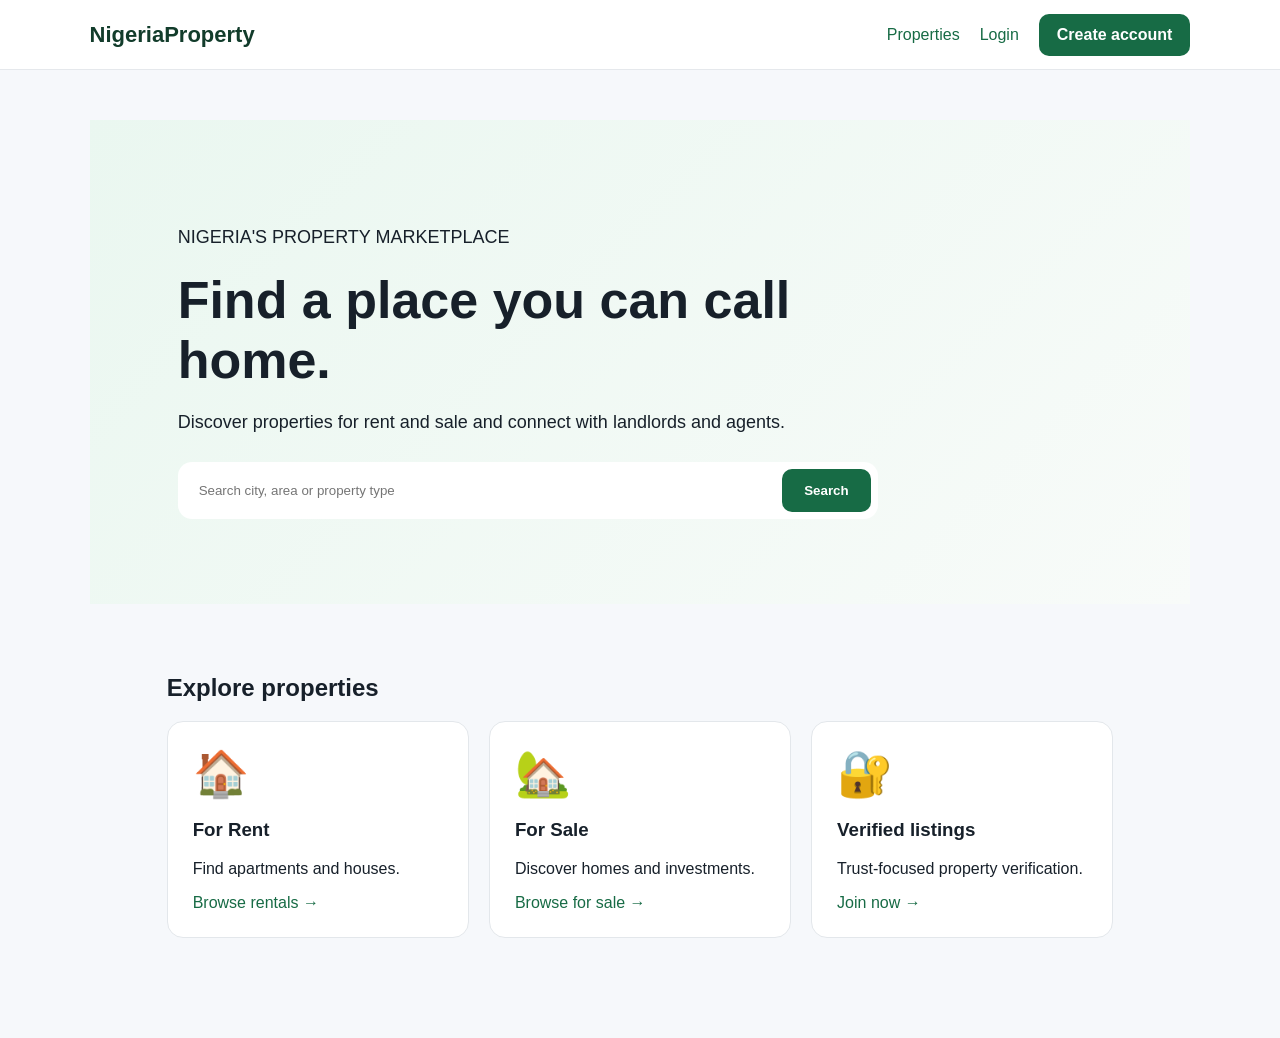
<file: templates/index.html>
<!doctype html><html><head><meta charset="utf-8"><meta name="viewport" content="width=device-width,initial-scale=1"><title>NigeriaProperty</title><link rel="stylesheet" href="/static/style.css"></head><body><header><a class="logo" href="/">NigeriaProperty</a><nav><a href="/properties">Properties</a><a href="/login">Login</a><a class="btn" href="/register">Create account</a></nav></header><main><section class="hero"><p> NIGERIA'S PROPERTY MARKETPLACE</p><h1>Find a place you can call home.</h1><p>Discover properties for rent and sale and connect with landlords and agents.</p><div class="search"><input placeholder="Search city, area or property type"><button>Search</button></div></section><section><h2>Explore properties</h2><div class="cards"><article><b>🏠</b><h3>For Rent</h3><p>Find apartments and houses.</p><a href="/properties">Browse rentals →</a></article><article><b>🏡</b><h3>For Sale</h3><p>Discover homes and investments.</p><a href="/properties">Browse for sale →</a></article><article><b>🔐</b><h3>Verified listings</h3><p>Trust-focused property verification.</p><a href="/register">Join now →</a></article></div></section></main></body></html>
</file>
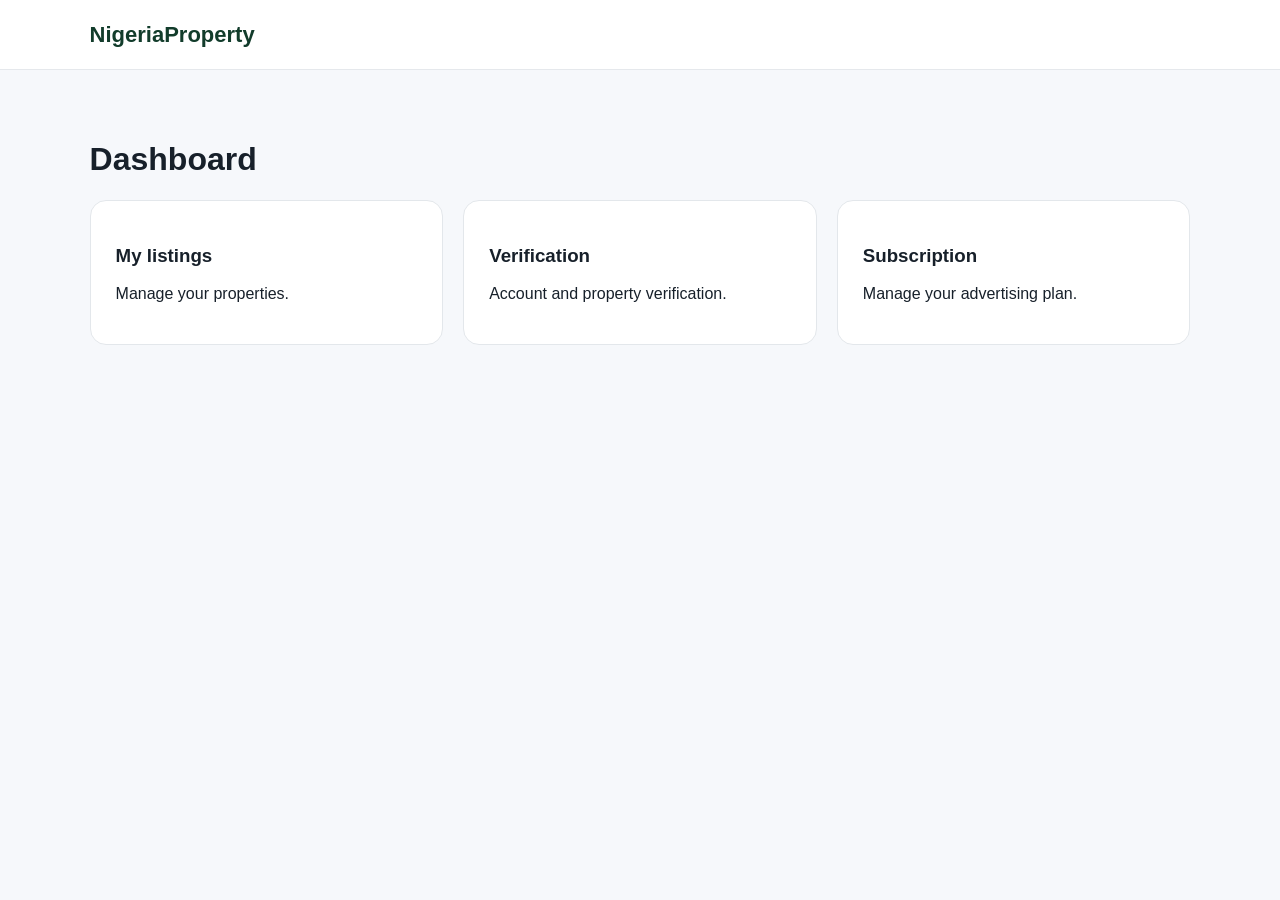
<file: templates/dashboard.html>
<!doctype html><html><head><meta charset="utf-8"><meta name="viewport" content="width=device-width,initial-scale=1"><title>Dashboard</title><link rel="stylesheet" href="/static/style.css"></head><body><header><a class="logo" href="/">NigeriaProperty</a></header><main><h1>Dashboard</h1><div class="cards"><article><h3>My listings</h3><p>Manage your properties.</p></article><article><h3>Verification</h3><p>Account and property verification.</p></article><article><h3>Subscription</h3><p>Manage your advertising plan.</p></article></div></main></body></html>
</file>
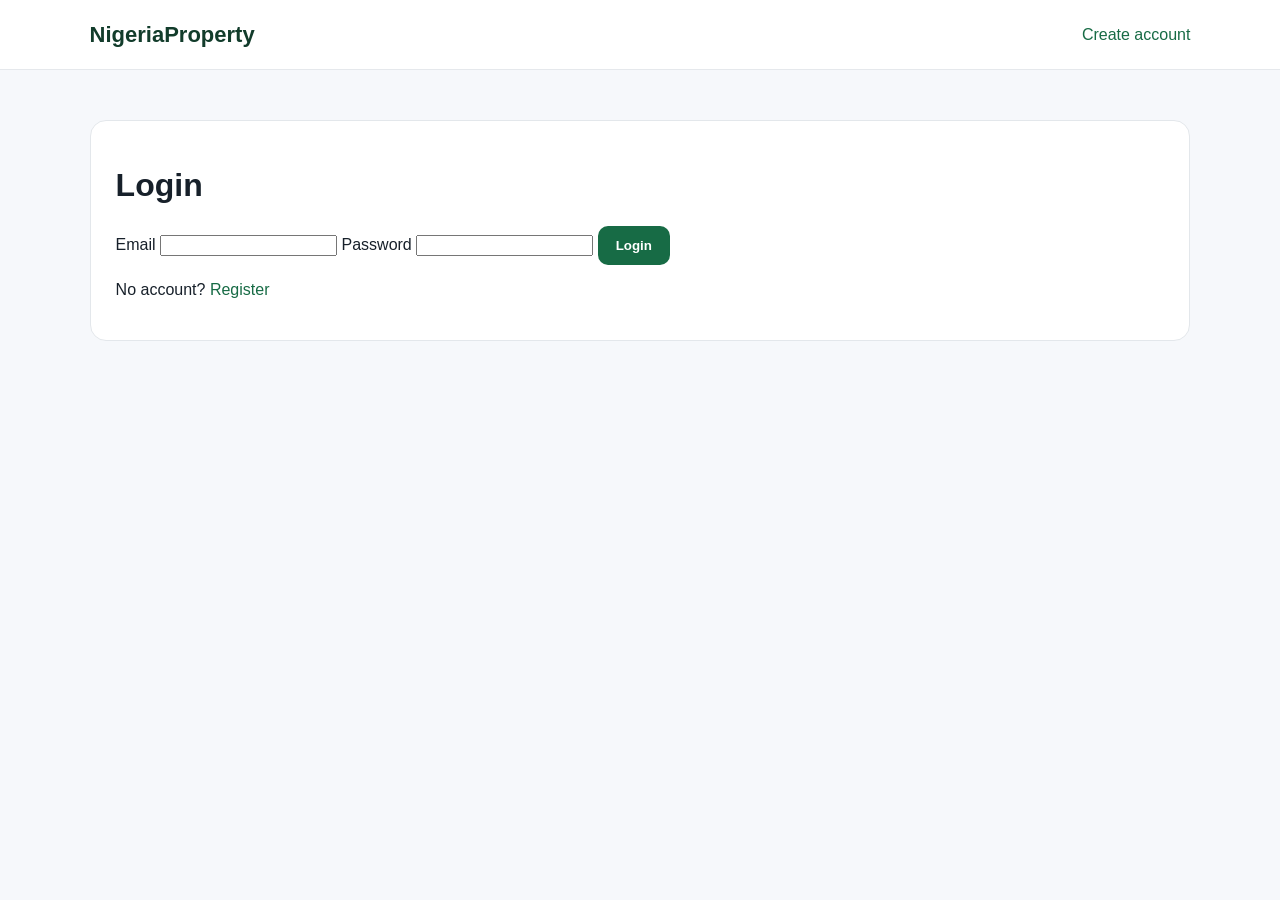
<file: templates/login.html>
<!DOCTYPE html>
<html lang="en">

<head>
    <meta charset="UTF-8">
    <meta name="viewport" content="width=device-width, initial-scale=1.0">

    <title>Login - NigeriaProperty</title>

    <link rel="stylesheet" href="/static/style.css">
</head>

<body>

<header class="navbar">

    <a class="logo" href="/">
        NigeriaProperty
    </a>

    <a href="/register">
        Create account
    </a>

</header>


<main class="form-page">

    <form
        class="form-card"
        action="/login"
        method="POST"
    >

        <h1>Login</h1>


        <label>
            Email

            <input
                type="email"
                name="email"
                required
            >
        </label>


        <label>
            Password

            <input
                type="password"
                name="password"
                required
            >
        </label>


        <button
            class="btn"
            type="submit"
        >
            Login
        </button>


        <p>
            No account?

            <a href="/register">
                Register
            </a>
        </p>

    </form>

</main>

</body>
</html>
</file>
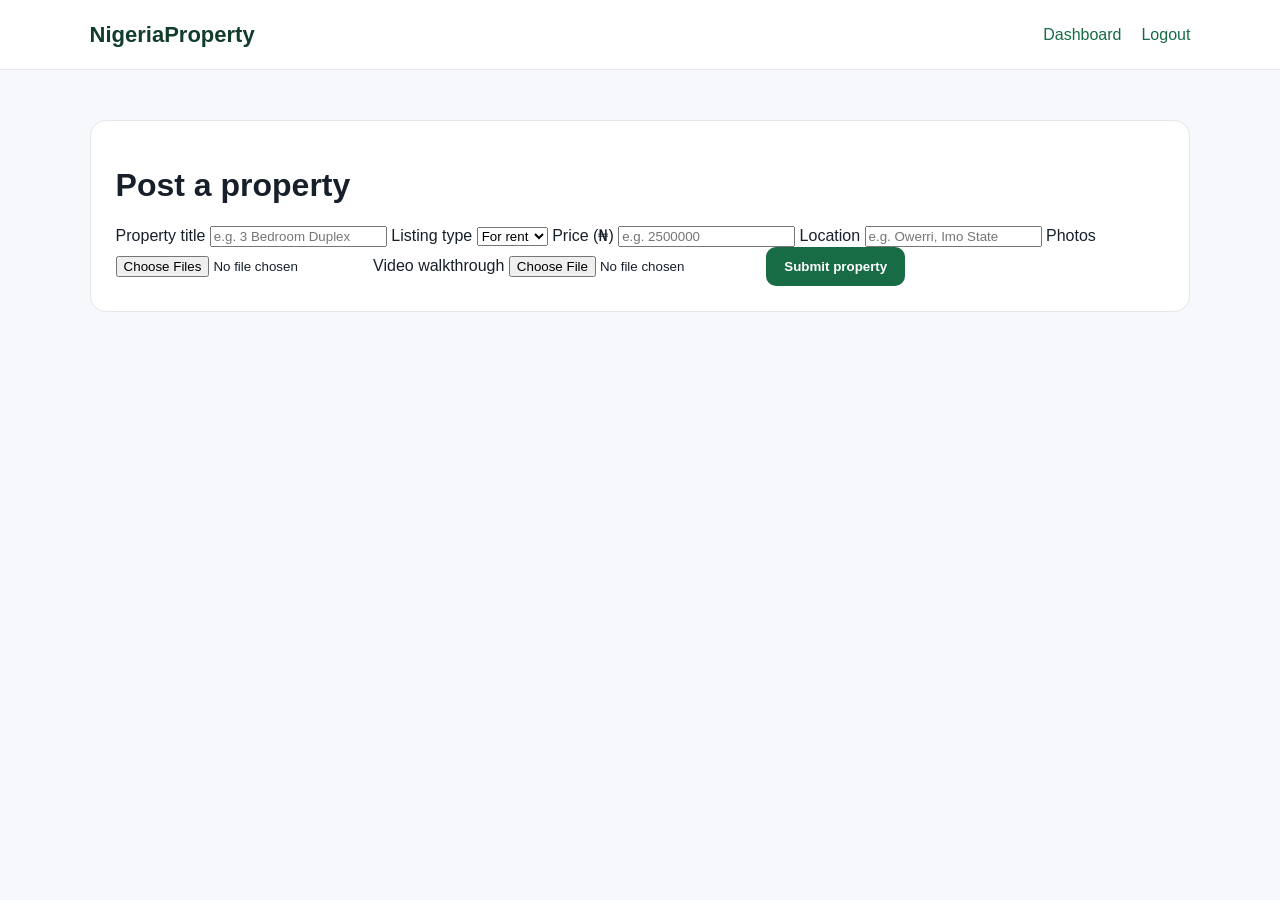
<file: templates/post_property.html>
<!DOCTYPE html>
<html lang="en">
<head>
    <meta charset="UTF-8">
    <meta name="viewport" content="width=device-width, initial-scale=1.0">
    <title>Post Property - NigeriaProperty</title>
    <link rel="stylesheet" href="/static/style.css">
</head>

<body>

<header class="navbar">
    <a class="logo" href="/">NigeriaProperty</a>

    <nav>
        <a href="/dashboard">Dashboard</a>
        <a href="/logout">Logout</a>
    </nav>
</header>

<main class="form-page">

    <form class="form-card"
          action="/post-property"
          method="POST"
          enctype="multipart/form-data">

        <h1>Post a property</h1>

        <label>
            Property title
            <input
                type="text"
                name="title"
                placeholder="e.g. 3 Bedroom Duplex"
                required>
        </label>

        <label>
            Listing type
            <select name="listing_type" required>
                <option value="rent">For rent</option>
                <option value="sale">For sale</option>
            </select>
        </label>

        <label>
            Price (₦)
            <input
                type="number"
                name="price"
                placeholder="e.g. 2500000"
                min="0"
                required>
        </label>

        <label>
            Location
            <input
                type="text"
                name="location"
                placeholder="e.g. Owerri, Imo State"
                required>
        </label>

        <label>
            Photos
            <input
                type="file"
                name="photos"
                accept="image/*"
                multiple
                required>
        </label>

        <label>
            Video walkthrough
            <input
                type="file"
                name="video"
                accept="video/*">
        </label>

        <button class="btn" type="submit">
            Submit property
        </button>

    </form>

</main>

</body>
</html>
</file>
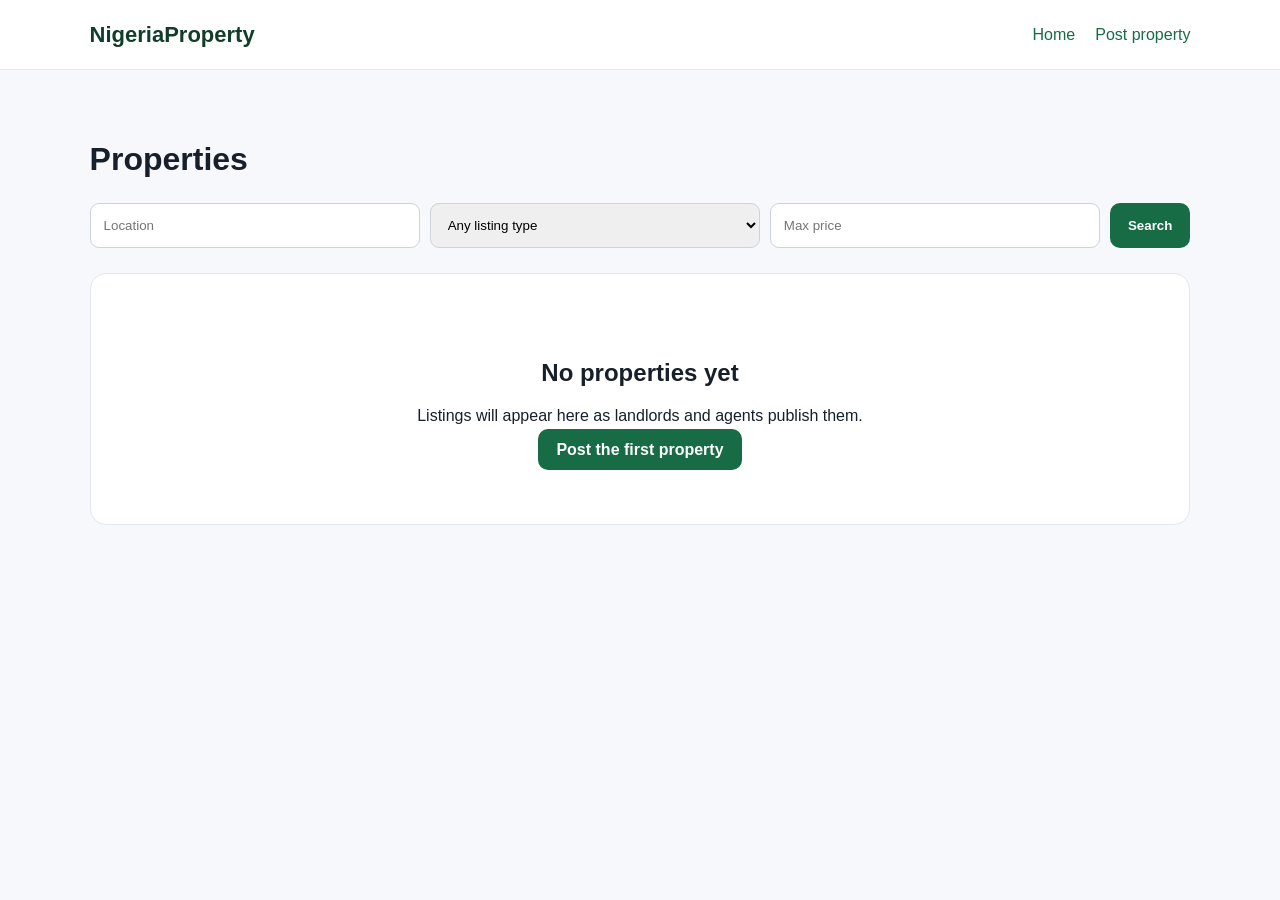
<file: templates/properties.html>
<!doctype html><html><head><meta charset="utf-8"><meta name="viewport" content="width=device-width,initial-scale=1"><title>Properties</title><link rel="stylesheet" href="/static/style.css"></head><body><header><a class="logo" href="/">NigeriaProperty</a><nav><a href="/">Home</a><a href="/post-property">Post property</a></nav></header><main><h1>Properties</h1><div class="filters"><input placeholder="Location"><select><option>Any listing type</option><option>For rent</option><option>For sale</option></select><input placeholder="Max price"><button class="btn">Search</button></div><div class="empty"><h2>No properties yet</h2><p>Listings will appear here as landlords and agents publish them.</p><a class="btn" href="/post-property">Post the first property</a></div></main></body></html>
</file>
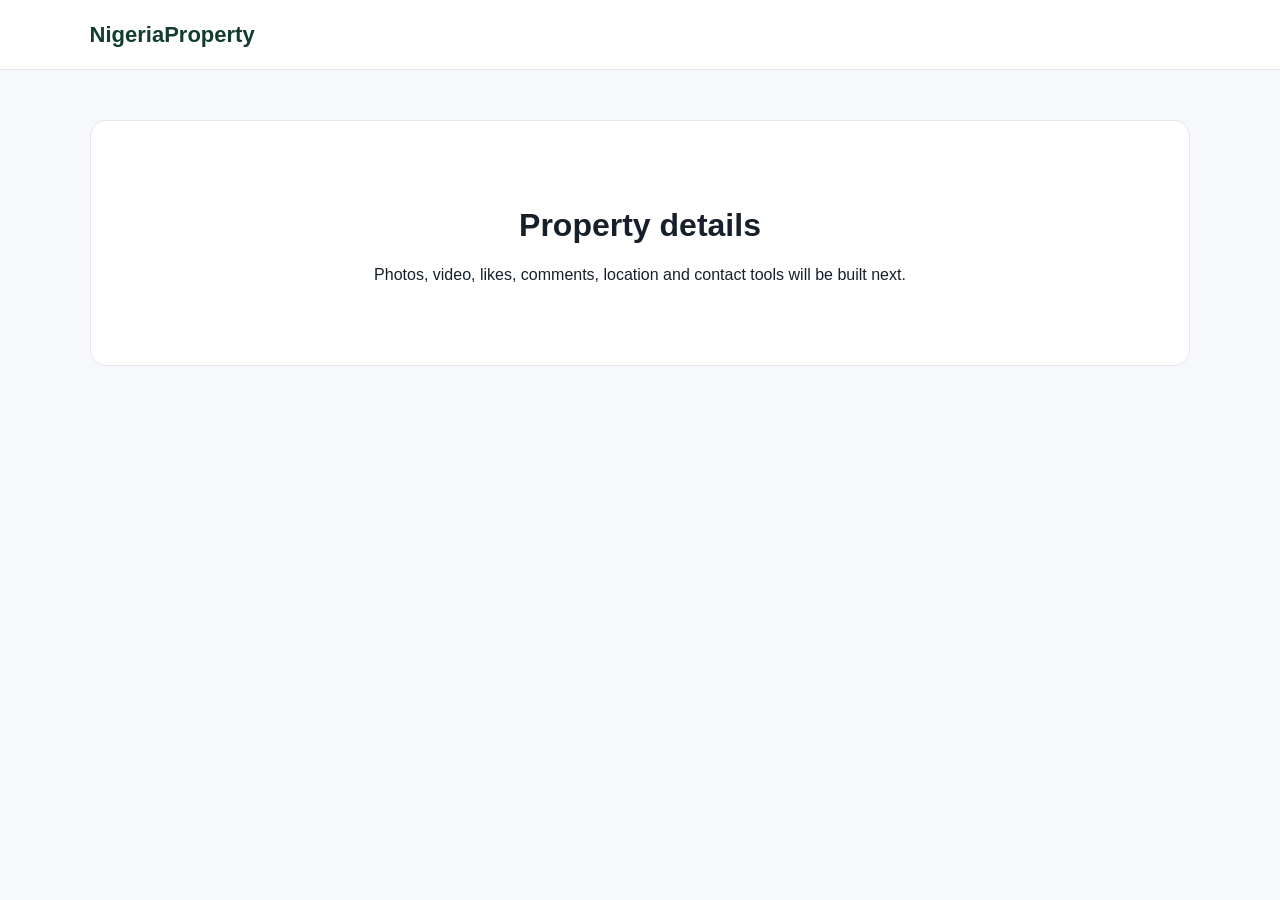
<file: templates/property.html>
<!doctype html><html><head><meta charset="utf-8"><meta name="viewport" content="width=device-width,initial-scale=1"><title>Property</title><link rel="stylesheet" href="/static/style.css"></head><body><header><a class="logo" href="/">NigeriaProperty</a></header><main><div class="empty"><h1>Property details</h1><p>Photos, video, likes, comments, location and contact tools will be built next.</p></div></main></body></html>
</file>
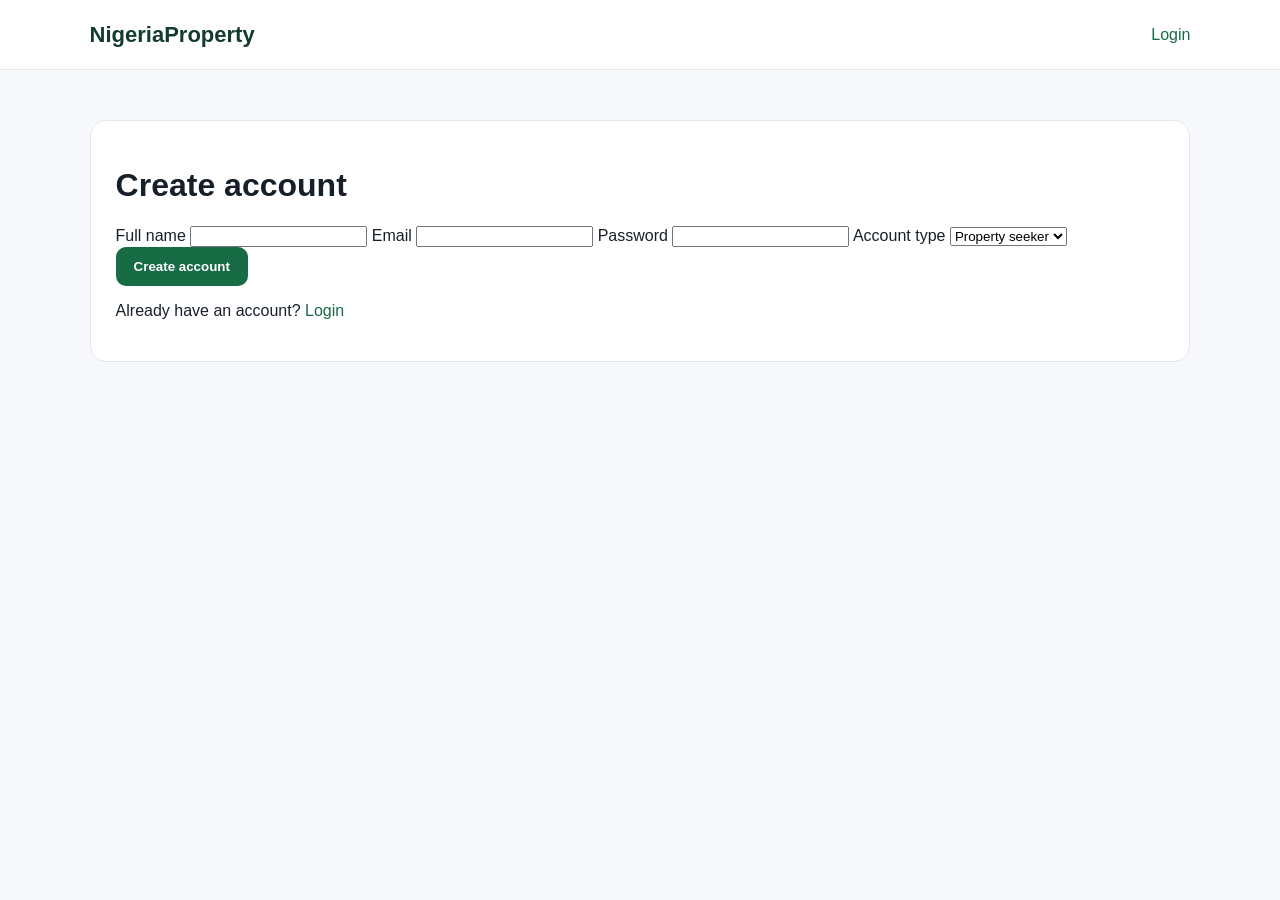
<file: templates/register.html>
<!DOCTYPE html>
<html lang="en">

<head>
    <meta charset="UTF-8">
    <meta name="viewport" content="width=device-width, initial-scale=1.0">

    <title>Create Account - NigeriaProperty</title>

    <link rel="stylesheet" href="/static/style.css">
</head>

<body>

<header class="navbar">

    <a class="logo" href="/">
        NigeriaProperty
    </a>

    <a href="/login">
        Login
    </a>

</header>


<main class="form-page">

    <form
        class="form-card"
        action="/register"
        method="POST"
    >

        <h1>Create account</h1>


        <label>
            Full name

            <input
                type="text"
                name="full_name"
                required
            >
        </label>


        <label>
            Email

            <input
                type="email"
                name="email"
                required
            >
        </label>


        <label>
            Password

            <input
                type="password"
                name="password"
                minlength="6"
                required
            >
        </label>


        <label>
            Account type

            <select name="role" required>

                <option value="user">
                    Property seeker
                </option>

                <option value="landlord">
                    Landlord
                </option>

                <option value="agent">
                    Agent
                </option>

            </select>

        </label>


        <button
            class="btn"
            type="submit"
        >
            Create account
        </button>


        <p>
            Already have an account?

            <a href="/login">
                Login
            </a>
        </p>

    </form>

</main>

</body>
</html>
</file>
<file: static/style.css>
*{box-sizing:border-box}body{margin:0;font-family:Arial,sans-serif;background:#f6f8fb;color:#17202a}header{height:70px;background:white;border-bottom:1px solid #e5e8ec;display:flex;align-items:center;justify-content:space-between;padding:0 7%}nav{display:flex;gap:20px;align-items:center}.logo{font-weight:800;font-size:22px;color:#123c2b;text-decoration:none}a{color:#176b45;text-decoration:none}.btn{background:#176b45;color:white;border:0;border-radius:10px;padding:12px 18px;font-weight:700;text-decoration:none;cursor:pointer}.hero{padding:85px 8%;background:linear-gradient(135deg,#eaf7f0,#f8fbf9);min-height:410px}.hero h1{font-size:52px;max-width:700px;margin:12px 0}.hero p{max-width:700px;font-size:18px;line-height:1.6}.search{display:flex;background:white;padding:7px;border-radius:14px;max-width:700px;margin-top:25px}.search input{flex:1;border:0;padding:14px;outline:0}.search button{border:0;background:#176b45;color:#fff;border-radius:10px;padding:0 22px;font-weight:700}main>section,main{padding:50px 7%}.cards{display:grid;grid-template-columns:repeat(3,1fr);gap:20px}.cards article,.empty,form{background:#fff;border:1px solid #e3e7eb;border-radius:16px;padding:25px}.cards b{font-size:45px}.form{min-height:calc(100vh - 70px);display:grid;place-items:center}.form form{width:min(520px,100%);display:grid;gap:15px}.form label{display:grid;gap:7px;font-weight:700}.form input,.form select,.filters input,.filters select{padding:13px;border:1px solid #ccd3db;border-radius:9px}.filters{display:grid;grid-template-columns:1fr 1fr 1fr auto;gap:10px;margin:25px 0}.empty{text-align:center;padding:65px 20px}@media(max-width:800px){.cards,.filters{grid-template-columns:1fr}.hero h1{font-size:40px}header{padding:0 4%}nav{gap:8px}}
</file>
